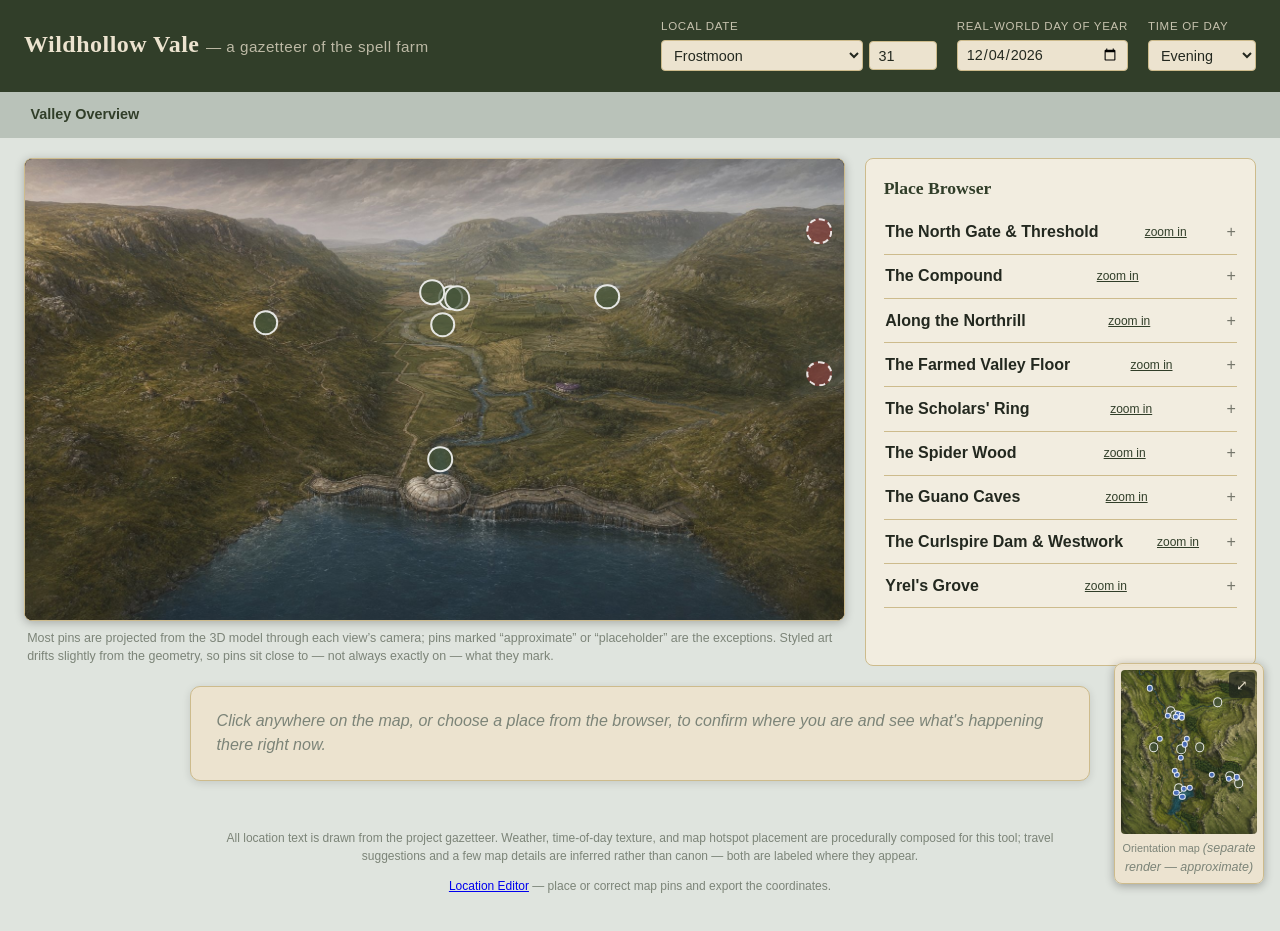
<file: index.html>
<!DOCTYPE html>
<html lang="en">
<head>
<meta charset="UTF-8">
<meta name="viewport" content="width=device-width, initial-scale=1.0">
<link rel="icon" href="data:,">
<title>Wildhollow Vale — Gazetteer</title>
<link rel="stylesheet" href="style.css">
</head>
<body>

<header class="topbar">
  <h1>Wildhollow Vale <span class="subtitle">— a gazetteer of the spell farm</span></h1>

  <div class="controls">
    <div class="control-group" id="date-group">
      <label>Local date</label>
      <div class="date-row">
        <select id="gnome-month"></select>
        <input type="number" id="gnome-day" min="1" max="45" step="1" aria-label="Day of month">
        <label class="longnight-toggle" id="longnight-toggle-wrap" hidden>
          <input type="checkbox" id="longnight-toggle"> Longnight day
        </label>
      </div>
    </div>

    <div class="control-group">
      <label for="real-date">Real-world day of year</label>
      <input type="date" id="real-date">
    </div>

    <div class="control-group">
      <label for="time-of-day">Time of day</label>
      <select id="time-of-day">
        <option value="deep_night">Deep night</option>
        <option value="dawn">Dawn</option>
        <option value="morning">Morning</option>
        <option value="midday">Midday</option>
        <option value="afternoon">Afternoon</option>
        <option value="sundown">Sundown</option>
        <option value="evening">Evening</option>
        <option value="night">Night</option>
      </select>
    </div>
  </div>
</header>

<nav class="breadcrumb" id="breadcrumb" aria-label="Map zoom level">
  <button id="crumb-overview" class="crumb-btn active">Valley Overview</button>
  <span id="crumb-current" class="crumb-current"></span>
</nav>

<main class="layout">

  <section class="map-pane">
    <div class="map-frame" id="map-frame">
      <div id="zoom-target" class="zoom-target">
        <img id="map-image" src="images/north_across_valley.jpg" alt="Map of Wildhollow Vale">
        <div id="hotspot-layer" class="hotspot-layer"></div>
        <button id="marker" class="marker" hidden aria-label="You are here">
          <span class="marker-pin"></span>
          <span class="marker-label" id="marker-label"></span>
        </button>
      </div>
    </div>
    <p class="map-caveat">Most pins are projected from the 3D model through each view&rsquo;s camera; pins marked &ldquo;approximate&rdquo; or &ldquo;placeholder&rdquo; are the exceptions. Styled art drifts slightly from the geometry, so pins sit close to &mdash; not always exactly on &mdash; what they mark.</p>
  </section>

  <div id="minimap" class="minimap">
    <button id="minimap-expand-btn" class="minimap-expand-btn" title="Expand orientation map" aria-label="Expand orientation map">⤢</button>
    <div class="minimap-frame" id="minimap-frame">
      <img id="minimap-image" src="images/overhead_map.jpg" alt="Orientation map of the whole valley">
      <div id="minimap-hotspot-layer" class="minimap-hotspot-layer"></div>
      <div id="minimap-indicator" class="minimap-indicator" hidden></div>
    </div>
    <p class="minimap-label">Orientation map <span class="flag-note">(separate render — approximate)</span></p>
  </div>

  <div id="minimap-overlay" class="minimap-overlay" hidden>
    <button id="minimap-collapse-btn" class="minimap-collapse-btn" title="Close orientation map" aria-label="Close orientation map">✕</button>
    <div class="minimap-overlay-frame">
      <img id="minimap-overlay-image" src="images/overhead_map.jpg" alt="Orientation map of the whole valley, expanded">
      <div id="minimap-overlay-hotspot-layer" class="minimap-hotspot-layer"></div>
      <div id="minimap-overlay-indicator" class="minimap-indicator" hidden></div>
    </div>
  </div>

  <aside class="browser-pane">
    <h2>Place Browser</h2>
    <div id="cluster-list"></div>
  </aside>

</main>

<section class="output-pane" id="output-pane">
  <div class="output-card" id="output-card">
    <p class="output-empty">Click anywhere on the map, or choose a place from the browser, to confirm where you are and see what's happening there right now.</p>
  </div>
</section>

<footer class="app-footer">
  <p>All location text is drawn from the project gazetteer. Weather, time-of-day texture, and map hotspot placement are procedurally composed for this tool; travel suggestions and a few map details are inferred rather than canon — both are labeled where they appear.</p>
  <p><a href="editor.html">Location Editor</a> — place or correct map pins and export the coordinates.</p>
</footer>

<script src="app-data.js"></script>
<script src="app.js"></script>
</body>
</html>
</file>
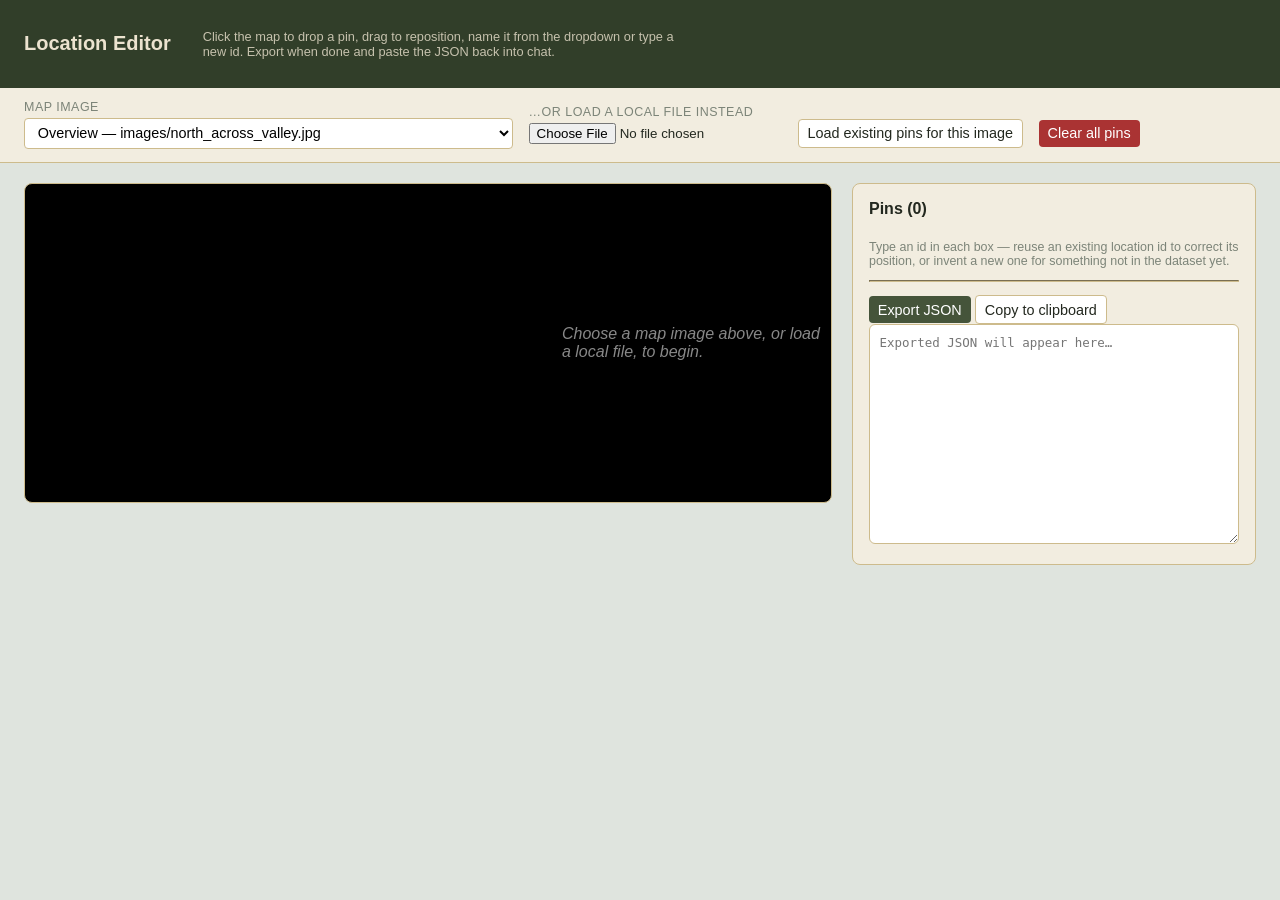
<file: editor.html>
<!DOCTYPE html>
<html lang="en">
<head>
<meta charset="UTF-8">
<meta name="viewport" content="width=device-width, initial-scale=1.0">
<link rel="icon" href="data:,">
<title>Wildhollow Vale — Location Editor</title>
<style>
  :root {
    --ink: #23281f; --parchment: #ece3cf; --parchment-edge: #cdbb8c;
    --moss: #45543a; --moss-dark: #313e29; --stone: #7c8478;
    --sky: #dfe4de; --lantern: #b9812f; --lantern-bright: #d99e3f;
    --body-font: -apple-system, BlinkMacSystemFont, "Segoe UI", Roboto, sans-serif;
  }
  * { box-sizing: border-box; }
  body { margin: 0; background: var(--sky); color: var(--ink); font-family: var(--body-font); }
  header {
    background: var(--moss-dark); color: var(--parchment);
    padding: 1rem 1.5rem; display: flex; flex-wrap: wrap; gap: 1rem 2rem; align-items: center;
  }
  header h1 { font-size: 1.25rem; margin: 0; }
  header .note { font-size: 0.8rem; opacity: 0.8; max-width: 480px; }
  .controls-bar {
    display: flex; flex-wrap: wrap; gap: 1rem; align-items: center;
    padding: 0.8rem 1.5rem; background: #f2ede0; border-bottom: 1px solid var(--parchment-edge);
  }
  .controls-bar label { font-size: 0.78rem; text-transform: uppercase; letter-spacing: 0.04em; color: var(--stone); display: block; margin-bottom: 0.2rem; }
  select, input[type="text"], input[type="number"], button {
    font-family: var(--body-font); font-size: 0.9rem; padding: 0.35rem 0.55rem;
    border-radius: 4px; border: 1px solid var(--parchment-edge); background: white;
  }
  button { cursor: pointer; background: var(--moss); color: white; border: none; }
  button:hover { background: var(--moss-dark); }
  button.secondary { background: white; color: var(--ink); border: 1px solid var(--parchment-edge); }
  button.secondary:hover { background: #eee; }
  button.danger { background: #a33; }
  button.danger:hover { background: #822; }

  .layout { display: grid; grid-template-columns: minmax(0, 2fr) minmax(280px, 1fr); gap: 1.25rem; padding: 1.25rem 1.5rem; align-items: start; }
  @media (max-width: 900px) { .layout { grid-template-columns: 1fr; } }

  .canvas-wrap { position: relative; border: 1px solid var(--parchment-edge); border-radius: 8px; overflow: hidden; background: #000; }
  .canvas-wrap.empty { min-height: 320px; display: flex; align-items: center; justify-content: center; color: #888; font-style: italic; }
  #stage { position: relative; width: 100%; cursor: crosshair; }
  #stage img { display: block; width: 100%; height: auto; user-select: none; -webkit-user-drag: none; }
  .pin {
    position: absolute; transform: translate(-50%, -50%);
    width: 1.4rem; height: 1.4rem; border-radius: 50%;
    background: rgba(217, 158, 63, 0.85); border: 2px solid white;
    cursor: grab; display: flex; align-items: center; justify-content: center;
    font-size: 0.65rem; color: #222; font-weight: 700;
  }
  .pin:active { cursor: grabbing; }
  .pin.new-pin { background: rgba(60, 140, 220, 0.85); }

  .panel { background: #f2ede0; border: 1px solid var(--parchment-edge); border-radius: 8px; padding: 1rem; }
  .panel h2 { font-size: 1rem; margin: 0 0 0.6rem; }
  #pin-list { list-style: none; margin: 0; padding: 0; max-height: 360px; overflow-y: auto; }
  #pin-list li {
    display: flex; align-items: center; gap: 0.4rem; padding: 0.35rem 0.2rem;
    border-bottom: 1px solid var(--parchment-edge); font-size: 0.85rem;
  }
  #pin-list li input[type="text"] { flex: 1; min-width: 0; }
  #pin-list li .coords { font-size: 0.72rem; color: var(--stone); white-space: nowrap; }
  #pin-list li button { padding: 0.15rem 0.4rem; font-size: 0.75rem; }

  textarea#export-box {
    width: 100%; height: 220px; font-family: ui-monospace, "SF Mono", Menlo, monospace;
    font-size: 0.78rem; padding: 0.6rem; border-radius: 6px; border: 1px solid var(--parchment-edge);
  }
  .hint { font-size: 0.78rem; color: var(--stone); }
</style>
</head>
<body>

<header>
  <h1>Location Editor</h1>
  <p class="note">Click the map to drop a pin, drag to reposition, name it from the dropdown or type a new id. Export when done and paste the JSON back into chat.</p>
</header>

<div class="controls-bar">
  <div>
    <label for="image-select">Map image</label>
    <select id="image-select"></select>
  </div>
  <div>
    <label for="file-input">…or load a local file instead</label>
    <input type="file" id="file-input" accept="image/*">
  </div>
  <div>
    <label>&nbsp;</label>
    <button id="load-existing-btn" class="secondary">Load existing pins for this image</button>
  </div>
  <div>
    <label>&nbsp;</label>
    <button id="clear-btn" class="danger">Clear all pins</button>
  </div>
</div>

<div class="layout">
  <div class="canvas-wrap empty" id="canvas-wrap">
    <div id="stage"></div>
    <p id="empty-msg">Choose a map image above, or load a local file, to begin.</p>
  </div>

  <div class="panel">
    <h2>Pins (<span id="pin-count">0</span>)</h2>
    <ul id="pin-list"></ul>
    <p class="hint">Type an id in each box — reuse an existing location id to correct its position, or invent a new one for something not in the dataset yet.</p>
    <hr style="border-color: var(--parchment-edge); margin: 0.8rem 0;">
    <button id="export-btn">Export JSON</button>
    <button id="copy-btn" class="secondary">Copy to clipboard</button>
    <textarea id="export-box" readonly placeholder="Exported JSON will appear here…"></textarea>
  </div>
</div>

<script src="app-data.js"></script>
<script>
(function () {
  "use strict";

  const D = typeof GAZETTEER_DATA !== "undefined" ? GAZETTEER_DATA : null;

  // Build the list of known images (overview, minimap, dedicated views)
  const knownImages = [];
  if (D) {
    knownImages.push({ key: "overview", label: "Overview — " + D.map.overview.image, src: D.map.overview.image });
    knownImages.push({ key: "minimap", label: "Minimap — " + D.map.minimap.image, src: D.map.minimap.image });
    Object.keys(D.map.views).forEach(k => {
      knownImages.push({ key: "view:" + k, label: k + " — " + D.map.views[k].image, src: D.map.views[k].image });
    });
  }

  const el = {
    imageSelect: document.getElementById("image-select"),
    fileInput: document.getElementById("file-input"),
    loadExistingBtn: document.getElementById("load-existing-btn"),
    clearBtn: document.getElementById("clear-btn"),
    canvasWrap: document.getElementById("canvas-wrap"),
    stage: document.getElementById("stage"),
    emptyMsg: document.getElementById("empty-msg"),
    pinList: document.getElementById("pin-list"),
    pinCount: document.getElementById("pin-count"),
    exportBtn: document.getElementById("export-btn"),
    copyBtn: document.getElementById("copy-btn"),
    exportBox: document.getElementById("export-box"),
  };

  knownImages.forEach((img, i) => {
    const opt = document.createElement("option");
    opt.value = i;
    opt.textContent = img.label;
    el.imageSelect.appendChild(opt);
  });
  const customOpt = document.createElement("option");
  customOpt.value = "custom";
  customOpt.textContent = "(local file loaded below)";
  customOpt.hidden = true;
  el.imageSelect.appendChild(customOpt);

  let pins = []; // {id, x, y}
  let currentImageMeta = null; // {key, label, src}
  let imgEl = null;

  function setStageImage(src, label) {
    el.canvasWrap.classList.remove("empty");
    el.emptyMsg.style.display = "none";
    el.stage.innerHTML = "";
    imgEl = document.createElement("img");
    imgEl.src = src;
    imgEl.alt = label || "map";
    el.stage.appendChild(imgEl);
    imgEl.addEventListener("click", onStageClick);
    renderPins();
  }

  function onImageSelectChange() {
    const val = el.imageSelect.value;
    if (val === "custom") return; // handled by file input
    const meta = knownImages[parseInt(val, 10)];
    currentImageMeta = meta;
    pins = [];
    setStageImage(meta.src, meta.label);
    renderPinList();
  }
  el.imageSelect.addEventListener("change", onImageSelectChange);

  el.fileInput.addEventListener("change", (ev) => {
    const file = ev.target.files[0];
    if (!file) return;
    const url = URL.createObjectURL(file);
    currentImageMeta = { key: "custom:" + file.name, label: file.name, src: url };
    customOpt.hidden = false;
    customOpt.textContent = "(local) " + file.name;
    el.imageSelect.value = "custom";
    pins = [];
    setStageImage(url, file.name);
    renderPinList();
  });

  function onStageClick(ev) {
    // Ignore clicks that originate from dragging a pin (handled separately)
    if (ev.__fromPinDrag) return;
    const rect = imgEl.getBoundingClientRect();
    const x = ((ev.clientX - rect.left) / rect.width) * 100;
    const y = ((ev.clientY - rect.top) / rect.height) * 100;
    const id = "new_location_" + (pins.length + 1);
    pins.push({ id, x: round1(x), y: round1(y), isNew: true });
    renderPins();
    renderPinList();
  }

  function round1(n) { return Math.round(n * 10) / 10; }

  function renderPins() {
    if (!imgEl) return;
    // Remove existing pin elements, keep the img
    Array.from(el.stage.querySelectorAll(".pin")).forEach(p => p.remove());
    pins.forEach((pin, idx) => {
      const p = document.createElement("div");
      p.className = "pin" + (pin.isNew ? " new-pin" : "");
      p.style.left = pin.x + "%";
      p.style.top = pin.y + "%";
      p.textContent = idx + 1;
      p.title = pin.id;
      p.addEventListener("mousedown", (ev) => startDrag(ev, idx));
      el.stage.appendChild(p);
    });
  }

  let dragging = null;
  function startDrag(ev, idx) {
    ev.preventDefault();
    ev.stopPropagation();
    dragging = idx;
    document.addEventListener("mousemove", onDragMove);
    document.addEventListener("mouseup", onDragEnd);
  }
  function onDragMove(ev) {
    if (dragging === null || !imgEl) return;
    const rect = imgEl.getBoundingClientRect();
    let x = ((ev.clientX - rect.left) / rect.width) * 100;
    let y = ((ev.clientY - rect.top) / rect.height) * 100;
    x = Math.max(0, Math.min(100, x));
    y = Math.max(0, Math.min(100, y));
    pins[dragging].x = round1(x);
    pins[dragging].y = round1(y);
    renderPins();
    renderPinList(true);
  }
  function onDragEnd() {
    dragging = null;
    document.removeEventListener("mousemove", onDragMove);
    document.removeEventListener("mouseup", onDragEnd);
  }

  function renderPinList(skipRebuildInputs) {
    el.pinCount.textContent = pins.length;
    if (skipRebuildInputs) {
      // Just update the coordinate readouts, leave text inputs focused/untouched
      Array.from(el.pinList.children).forEach((li, idx) => {
        const coordsSpan = li.querySelector(".coords");
        if (coordsSpan && pins[idx]) coordsSpan.textContent = pins[idx].x + "%, " + pins[idx].y + "%";
      });
      return;
    }
    el.pinList.innerHTML = "";
    pins.forEach((pin, idx) => {
      const li = document.createElement("li");

      const numSpan = document.createElement("span");
      numSpan.textContent = (idx + 1) + ".";
      numSpan.style.opacity = "0.6";
      li.appendChild(numSpan);

      const input = document.createElement("input");
      input.type = "text";
      input.value = pin.id;
      input.addEventListener("input", () => { pin.id = input.value; pin.isNew = false; renderPins(); });
      li.appendChild(input);

      const coords = document.createElement("span");
      coords.className = "coords";
      coords.textContent = pin.x + "%, " + pin.y + "%";
      li.appendChild(coords);

      const delBtn = document.createElement("button");
      delBtn.textContent = "✕";
      delBtn.className = "danger";
      delBtn.addEventListener("click", () => {
        pins.splice(idx, 1);
        renderPins();
        renderPinList();
      });
      li.appendChild(delBtn);

      el.pinList.appendChild(li);
    });
  }

  el.loadExistingBtn.addEventListener("click", () => {
    if (!currentImageMeta || !D) { alert("Pick a known map image first (existing pins aren't available for local files)."); return; }
    let hotspots = null;
    if (currentImageMeta.key === "overview") hotspots = D.map.overview.hotspots.map(h => ({ id: h.id, x: h.x, y: h.y }));
    else if (currentImageMeta.key === "minimap") {
      const clusterPins = (D.map.minimap.clusterPins || D.map.minimap.hotspots || []).map(h => ({ id: h.id, x: h.x, y: h.y }));
      const locationPins = (D.map.minimap.locationPins || []).map(h => ({ id: h.id, x: h.x, y: h.y }));
      hotspots = clusterPins.concat(locationPins);
    }
    else if (currentImageMeta.key.startsWith("view:")) {
      const viewKey = currentImageMeta.key.slice(5);
      hotspots = (D.map.views[viewKey].hotspots || []).map(h => ({ id: h.id, x: h.x, y: h.y }));
    }
    if (!hotspots || !hotspots.length) { alert("No existing pins recorded for this image."); return; }
    pins = hotspots.map(h => ({ id: h.id, x: h.x, y: h.y, isNew: false }));
    renderPins();
    renderPinList();
  });

  el.clearBtn.addEventListener("click", () => {
    if (!confirm("Clear all pins on this image?")) return;
    pins = [];
    renderPins();
    renderPinList();
  });

  el.exportBtn.addEventListener("click", () => {
    const out = {
      image: currentImageMeta ? currentImageMeta.src : null,
      imageKey: currentImageMeta ? currentImageMeta.key : null,
      hotspots: pins.map(p => ({ id: p.id, x: p.x, y: p.y }))
    };
    el.exportBox.value = JSON.stringify(out, null, 2);
  });

  el.copyBtn.addEventListener("click", () => {
    if (!el.exportBox.value) { alert("Export first, then copy."); return; }
    el.exportBox.select();
    document.execCommand("copy");
    el.copyBtn.textContent = "Copied!";
    setTimeout(() => { el.copyBtn.textContent = "Copy to clipboard"; }, 1200);
  });

})();
</script>
</body>
</html>
</file>
<file: style.css>
:root {
  --ink: #23281f;
  --parchment: #ece3cf;
  --parchment-edge: #cdbb8c;
  --moss: #45543a;
  --moss-dark: #313e29;
  --stone: #7c8478;
  --sky: #dfe4de;
  --sky-deep: #b9c2b9;
  --lantern: #b9812f;
  --lantern-bright: #d99e3f;
  --night-indigo: #2c3646;

  --display-font: "Iowan Old Style", "Palatino Linotype", Palatino, Georgia, serif;
  --body-font: -apple-system, BlinkMacSystemFont, "Segoe UI", Roboto, sans-serif;
}

* { box-sizing: border-box; }

body {
  margin: 0;
  background: var(--sky);
  color: var(--ink);
  font-family: var(--body-font);
  line-height: 1.5;
}

/* ---------- Top bar ---------- */
.topbar {
  background: var(--moss-dark);
  color: var(--parchment);
  padding: 1.1rem 1.5rem 1.3rem;
  display: flex;
  flex-wrap: wrap;
  gap: 1rem 2rem;
  align-items: center;
  justify-content: space-between;
}

.topbar h1 {
  font-family: var(--display-font);
  font-weight: 600;
  font-size: 1.5rem;
  margin: 0;
  letter-spacing: 0.02em;
  white-space: nowrap;
}
.topbar .subtitle {
  font-family: var(--body-font);
  font-weight: 400;
  font-size: 0.95rem;
  opacity: 0.75;
}

.controls {
  display: flex;
  flex-wrap: wrap;
  gap: 1.25rem;
  align-items: flex-end;
}
.control-group {
  display: flex;
  flex-direction: column;
  gap: 0.3rem;
  font-size: 0.8rem;
}
.control-group label {
  text-transform: uppercase;
  letter-spacing: 0.06em;
  opacity: 0.8;
  font-size: 0.72rem;
}
.date-row { display: flex; gap: 0.4rem; align-items: center; }

select, input[type="date"], input[type="number"] {
  font-family: var(--body-font);
  font-size: 0.9rem;
  padding: 0.35rem 0.5rem;
  border-radius: 4px;
  border: 1px solid var(--parchment-edge);
  background: var(--parchment);
  color: var(--ink);
}
#gnome-day { width: 4.2rem; }
#longnight-toggle-wrap[hidden] { display: none; }
.longnight-toggle {
  display: flex; align-items: center; gap: 0.35rem;
  font-size: 0.78rem; text-transform: none; letter-spacing: normal;
  color: var(--parchment); opacity: 0.9;
}

/* ---------- Breadcrumb ---------- */
.breadcrumb {
  padding: 0.6rem 1.5rem;
  background: var(--sky-deep);
  font-size: 0.9rem;
  display: flex;
  align-items: center;
  gap: 0.5rem;
}
.crumb-btn {
  background: none;
  border: none;
  font: inherit;
  color: var(--moss-dark);
  cursor: pointer;
  padding: 0.15rem 0.4rem;
  border-radius: 3px;
  text-decoration: underline;
}
.crumb-btn.active {
  font-weight: 700;
  text-decoration: none;
  cursor: default;
}
.crumb-current::before { content: "›"; margin-right: 0.5rem; opacity: 0.6; }
.crumb-current:empty::before { content: ""; }

/* ---------- Layout ---------- */
.layout {
  display: grid;
  grid-template-columns: minmax(0, 2.1fr) minmax(260px, 1fr);
  gap: 1.25rem;
  padding: 1.25rem 1.5rem;
}
@media (max-width: 880px) {
  .layout { grid-template-columns: 1fr; }
}

/* ---------- Map ---------- */
.map-pane { min-width: 0; }
.map-frame {
  position: relative;
  width: 100%;
  overflow: hidden;
  border-radius: 8px;
  border: 1px solid var(--parchment-edge);
  background: #000;
  box-shadow: 0 2px 10px rgba(0,0,0,0.25);
}
.zoom-target {
  position: relative;
  width: 100%;
  transition: transform 0.6s ease;
  transform-origin: 50% 50%;
}
#map-image {
  display: block;
  width: 100%;
  height: auto;
  user-select: none;
  -webkit-user-drag: none;
}
.hotspot-layer {
  position: absolute;
  inset: 0;
}
.hotspot {
  position: absolute;
  transform: translate(-50%, -50%) scale(calc(1 / var(--zoom, 1)));
  width: 1.6rem;
  height: 1.6rem;
  border-radius: 50%;
  border: 2px solid rgba(255,255,255,0.85);
  background: rgba(69, 84, 58, 0.75);
  cursor: pointer;
  transition: transform 0.15s ease, background 0.15s ease;
  padding: 0;
}
.hotspot:hover, .hotspot:focus-visible {
  transform: translate(-50%, -50%) scale(calc(1.25 / var(--zoom, 1)));
  background: var(--lantern-bright);
}
.hotspot.highlighted {
  background: var(--lantern-bright);
  box-shadow: 0 0 0 4px rgba(217, 158, 63, 0.4);
}
.hotspot .hotspot-tip {
  position: absolute;
  bottom: 130%;
  left: 50%;
  transform: translateX(-50%);
  background: var(--ink);
  color: var(--parchment);
  padding: 0.2rem 0.5rem;
  border-radius: 4px;
  font-size: 0.75rem;
  white-space: nowrap;
  opacity: 0;
  pointer-events: none;
  transition: opacity 0.15s ease;
}
.hotspot:hover .hotspot-tip, .hotspot:focus-visible .hotspot-tip { opacity: 1; }

.marker[hidden] { display: none; }
.marker {
  position: absolute;
  transform: translate(-50%, -100%) scale(calc(1 / var(--zoom, 1)));
  transform-origin: 50% 100%;
  background: none;
  border: none;
  cursor: default;
  display: flex;
  flex-direction: column;
  align-items: center;
  filter: drop-shadow(0 2px 3px rgba(0,0,0,0.5));
  animation: drop-in 0.35s ease;
}
.marker-pin {
  width: 0; height: 0;
  border-left: 9px solid transparent;
  border-right: 9px solid transparent;
  border-top: 22px solid var(--lantern);
  position: relative;
}
.marker-pin::after {
  content: "";
  position: absolute;
  top: -22px; left: -6px;
  width: 12px; height: 12px;
  border-radius: 50%;
  background: var(--lantern-bright);
  border: 2px solid var(--ink);
}
.marker-label {
  margin-top: 2px;
  background: var(--ink);
  color: var(--parchment);
  font-size: 0.72rem;
  padding: 0.1rem 0.4rem;
  border-radius: 3px;
  white-space: nowrap;
}
@keyframes drop-in {
  from { transform: translate(-50%, -160%) scale(calc(1 / var(--zoom, 1))); opacity: 0; }
  to   { transform: translate(-50%, -100%) scale(calc(1 / var(--zoom, 1))); opacity: 1; }
}

.map-caveat {
  font-size: 0.78rem;
  color: var(--stone);
  margin: 0.5rem 0.2rem 0;
}

/* ---------- Browser ---------- */
.browser-pane {
  background: #f2ede0;
  border: 1px solid var(--parchment-edge);
  border-radius: 8px;
  padding: 1rem 1.1rem;
  max-height: 640px;
  overflow-y: auto;
}
.browser-pane h2 {
  font-family: var(--display-font);
  font-size: 1.1rem;
  margin: 0 0 0.6rem;
  color: var(--moss-dark);
}
details.cluster {
  border-bottom: 1px solid var(--parchment-edge);
  padding: 0.3rem 0;
}
details.cluster summary {
  cursor: pointer;
  font-weight: 600;
  padding: 0.3rem 0.1rem;
  display: flex;
  justify-content: space-between;
  align-items: center;
  list-style: none;
}
details.cluster summary::-webkit-details-marker { display: none; }
details.cluster summary::after {
  content: "+";
  font-weight: 400;
  opacity: 0.6;
}
details.cluster[open] summary::after { content: "–"; }
.cluster.highlighted summary { color: var(--lantern); }
.cluster-locations {
  list-style: none;
  margin: 0.2rem 0 0.5rem;
  padding: 0;
}
.cluster-locations li { margin: 0; }
.loc-btn {
  display: block;
  width: 100%;
  text-align: left;
  background: none;
  border: none;
  font: inherit;
  padding: 0.3rem 0.4rem;
  border-radius: 4px;
  cursor: pointer;
  color: var(--ink);
}
.loc-btn:hover, .loc-btn:focus-visible { background: var(--sky-deep); }
.loc-btn.highlighted { background: var(--lantern-bright); font-weight: 600; }
.zoom-link {
  font-size: 0.75rem;
  text-decoration: underline;
  background: none;
  border: none;
  color: var(--moss-dark);
  cursor: pointer;
  padding: 0;
  margin-left: 0.4rem;
}

/* ---------- Output ---------- */
.output-pane { padding: 0 1.5rem 1.75rem; }
.output-card {
  background: var(--parchment);
  border: 1px solid var(--parchment-edge);
  border-radius: 10px;
  padding: 1.4rem 1.6rem;
  max-width: 900px;
  margin: 0 auto;
  box-shadow: 0 2px 8px rgba(0,0,0,0.12);
}
.output-empty { color: var(--stone); font-style: italic; margin: 0; }
.output-card h3 {
  font-family: var(--display-font);
  font-size: 1.4rem;
  margin: 0 0 0.15rem;
  color: var(--moss-dark);
}
.output-meta {
  font-size: 0.8rem;
  color: var(--stone);
  margin: 0 0 0.9rem;
  text-transform: uppercase;
  letter-spacing: 0.04em;
}
.output-card p { margin: 0 0 0.85rem; }
.output-card p:last-child { margin-bottom: 0; }
.section-label {
  font-weight: 700;
  font-size: 0.75rem;
  text-transform: uppercase;
  letter-spacing: 0.05em;
  color: var(--moss);
  display: block;
  margin-bottom: 0.15rem;
}
.flag-note {
  font-size: 0.78rem;
  color: var(--stone);
  font-style: italic;
}
.travel-list {
  margin: 0.2rem 0 0;
  padding-left: 1.1rem;
}
.travel-link {
  background: none;
  border: none;
  font: inherit;
  color: var(--moss-dark);
  text-decoration: underline;
  text-underline-offset: 2px;
  cursor: pointer;
  padding: 0;
  font-weight: 600;
}
.travel-link:hover, .travel-link:focus-visible {
  color: var(--lantern);
}

.app-footer {
  padding: 0.5rem 1.5rem 1.5rem;
  font-size: 0.75rem;
  color: var(--stone);
  max-width: 900px;
  margin: 0 auto;
  text-align: center;
}

/* ---------- Minimap ---------- */
.minimap {
  position: fixed;
  right: 1rem;
  bottom: 1rem;
  width: 150px;
  z-index: 40;
  background: rgba(236, 227, 207, 0.95);
  border: 1px solid var(--parchment-edge);
  border-radius: 8px;
  padding: 0.4rem;
  box-shadow: 0 2px 10px rgba(0,0,0,0.3);
}
.minimap-frame {
  position: relative;
  width: 100%;
  border-radius: 4px;
  overflow: hidden;
  cursor: pointer;
}
.minimap-frame img { display: block; width: 100%; height: auto; }
.minimap-hotspot-layer { position: absolute; inset: 0; }
.minimap-hotspot-layer .hotspot {
  width: 0.6rem;
  height: 0.6rem;
  border-width: 1px;
}
.hotspot.placeholder-pin {
  border-style: dashed;
  background: rgba(150, 60, 60, 0.55);
}
.minimap-hotspot-layer .hotspot.location-pin {
  width: 0.4rem;
  height: 0.4rem;
  background: rgba(70, 110, 200, 0.85);
  border-width: 1px;
}
.minimap-indicator {
  position: absolute;
  border: 2px solid var(--lantern-bright);
  box-shadow: 0 0 0 1px rgba(0,0,0,0.4);
  border-radius: 2px;
  pointer-events: none;
  transform: translate(-50%, -50%);
}
.minimap-indicator.dot {
  width: 0.8rem;
  height: 0.8rem;
  border-radius: 50%;
  background: var(--lantern-bright);
  animation: pulse-dot 1.4s ease-in-out infinite;
}
@keyframes pulse-dot {
  0%, 100% { box-shadow: 0 0 0 0 rgba(217, 158, 63, 0.55); }
  50% { box-shadow: 0 0 0 6px rgba(217, 158, 63, 0); }
}
.minimap-expand-btn {
  position: absolute;
  top: 0.5rem;
  right: 0.5rem;
  z-index: 2;
  background: rgba(35,40,31,0.75);
  color: var(--parchment);
  border: none;
  border-radius: 4px;
  width: 1.6rem;
  height: 1.6rem;
  cursor: pointer;
  font-size: 0.9rem;
  line-height: 1;
}
.minimap-label {
  margin: 0.3rem 0 0;
  font-size: 0.68rem;
  text-align: center;
  color: var(--stone);
}

.minimap-overlay[hidden] { display: none; }
.minimap-overlay {
  position: fixed;
  inset: 0;
  z-index: 100;
  background: rgba(20, 22, 17, 0.85);
  display: flex;
  align-items: center;
  justify-content: center;
  padding: 3rem;
}
.minimap-overlay-frame {
  position: relative;
  max-width: 90vmin;
  max-height: 90vh;
  width: 100%;
}
.minimap-overlay-frame img { display: block; width: 100%; height: auto; border-radius: 6px; }
.minimap-collapse-btn {
  position: fixed;
  top: 1.5rem;
  right: 1.5rem;
  z-index: 101;
  background: var(--parchment);
  color: var(--ink);
  border: none;
  border-radius: 50%;
  width: 2.4rem;
  height: 2.4rem;
  font-size: 1.1rem;
  cursor: pointer;
}
</file>
